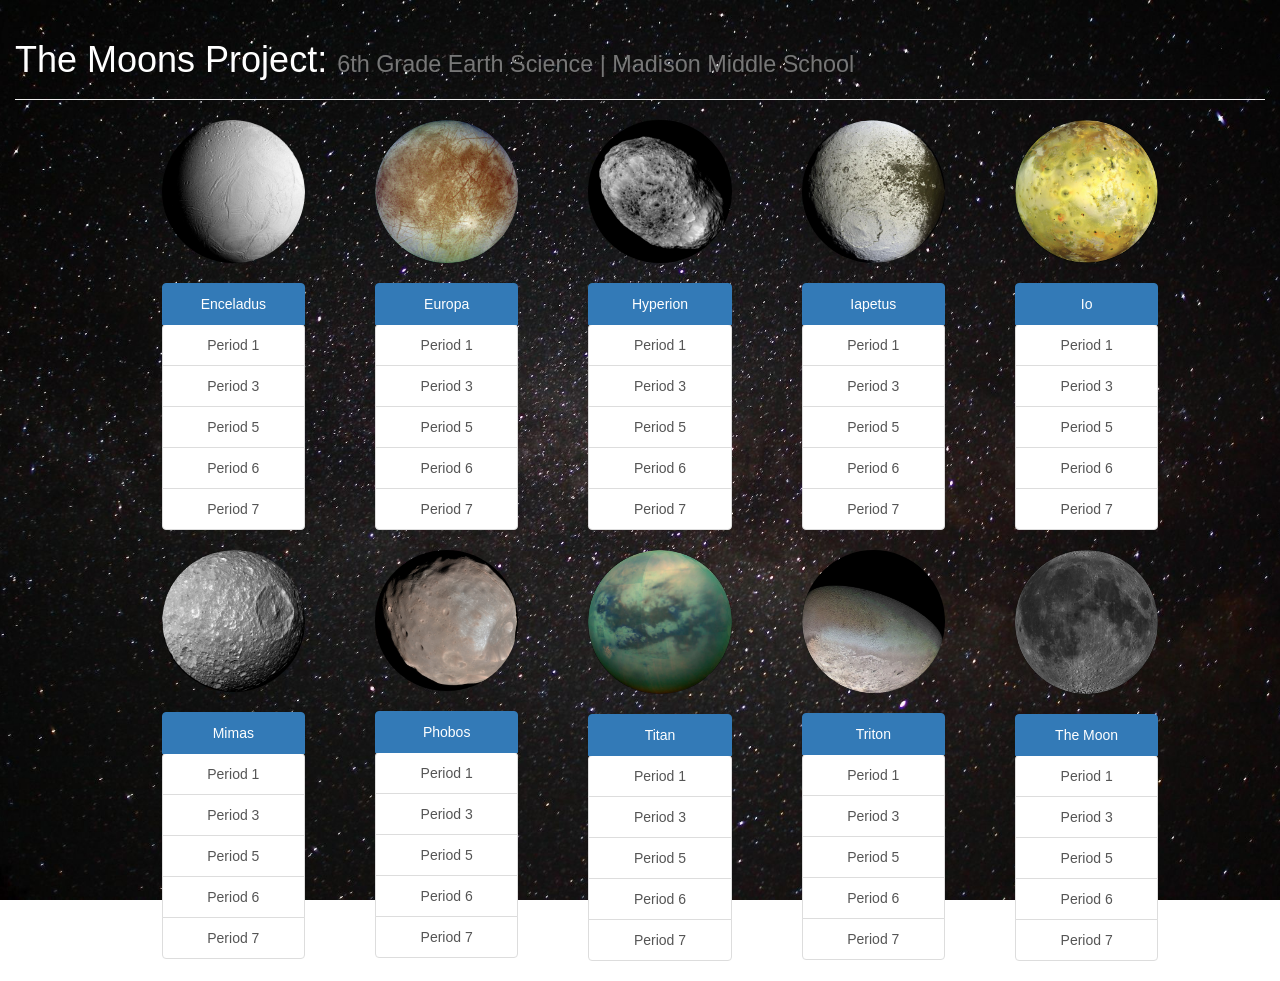
<file: index.html>
<!DOCTYPE html>
<html class="full" lang="en">
<head>
	<meta charset="utf-8">
	<meta content="IE=edge" http-equiv="X-UA-Compatible">
	<meta content="width=device-width, initial-scale=1" name="viewport">
	<title>The Moons Project</title>
	<meta content="Information about the moons of our solar system." name="description">
	<meta content="Mr. Porter's 6th Grade Science Class" name="author">
	<link href="css/bootstrap.min.css" rel="stylesheet">
	<link href="css/style.css" rel="stylesheet">
</head>
<body class="full">
	<div class="container-fluid">
		<div class="row">
			<div class="col-md-12">
				<div class="page-header">
					<h1>The Moons Project: <small>6th Grade Earth Science | Madison Middle School</small></h1>
				</div>
			</div>
		</div>
    <!-- This is the row. -->
		<div class="row">
      	<div class="col-md-1"></div>
	<div class="col-md-2">
        <div class="list-group center-block">
          <ul>
            <img alt="Image of Enceladus" class="img-responsive img-circle center-block" src="images/enceladus.jpg">
          </ul>
        </div>
        <div class="list-group center-block">
          <ul>
            <li class="list-group-item active">Enceladus</li>
            <li style="list-style: none; display: inline">
              <a class="list-group-item list-group-item-action" href="https://mms-earth-science.github.io/the-moons-project/enceladus1.html">Period 1</a>
              <a class="list-group-item list-group-item-action" href="https://mms-earth-science.github.io/the-moons-project/enceladus3.html">Period 3</a>
              <a class="list-group-item list-group-item-action" href="https://mms-earth-science.github.io/the-moons-project/enceladus5.html">Period 5</a>
              <a class="list-group-item list-group-item-action" href="https://mms-earth-science.github.io/the-moons-project/enceladus6.html">Period 6</a>
              <a class="list-group-item list-group-item-action" href="https://mms-earth-science.github.io/the-moons-project/enceladus7.html">Period 7</a>
            </li>
          </ul>
        </div>
      </div>
      <div class="col-md-2">
        <div class="list-group">
          <ul>
            <img alt="Image of Europa" class="img-responsive img-circle center-block" src="images/europa.jpg">
          </ul>
        </div>
        <div class="list-group">
          <ul>
            <li class="list-group-item active">Europa</li>
            <li style="list-style: none; display: inline">
              <a class="list-group-item list-group-item-action" href="https://mms-earth-science.github.io/the-moons-project/europa1.html">Period 1</a>
              <a class="list-group-item list-group-item-action" href="https://mms-earth-science.github.io/the-moons-project/europa3.html">Period 3</a>
              <a class="list-group-item list-group-item-action" href="https://mms-earth-science.github.io/the-moons-project/europa5.html">Period 5</a>
              <a class="list-group-item list-group-item-action" href="https://mms-earth-science.github.io/the-moons-project/europa6.html">Period 6</a>
              <a class="list-group-item list-group-item-action" href="https://mms-earth-science.github.io/the-moons-project/europa7.html">Period 7</a>
            </li>
          </ul>
        </div>
      </div>
      <div class="col-md-2">
        <div class="list-group">
          <ul>
            <img alt="Image of Hyperion" class="img-responsive img-circle center-block" src="images/hyperion.jpg">
          </ul>
        </div>
        <div class="list-group">
          <ul>
            <li class="list-group-item active">Hyperion</li>
            <li style="list-style: none; display: inline">
              <a class="list-group-item list-group-item-action" href="https://mms-earth-science.github.io/the-moons-project/hyperion1.html">Period 1</a>
              <a class="list-group-item list-group-item-action" href="https://mms-earth-science.github.io/the-moons-project/hyperion3.html">Period 3</a>
              <a class="list-group-item list-group-item-action" href="https://mms-earth-science.github.io/the-moons-project/hyperion5.html">Period 5</a>
              <a class="list-group-item list-group-item-action" href="https://mms-earth-science.github.io/the-moons-project/hyperion6.html">Period 6</a>
              <a class="list-group-item list-group-item-action" href="https://mms-earth-science.github.io/the-moons-project/hyperion7.html">Period 7</a>
            </li>
          </ul>
        </div>
      </div>
	<div class="col-md-2">
				<div class="list-group">
					<ul>
						<img alt="Image of Iapetus" class="img-responsive img-circle center-block" src="images/iapetus.jpg">
          </ul>
        </div>
        <div class="list-group">
          <ul>
		<li class="list-group-item active">Iapetus</li>
		<li style="list-style: none; display: inline">
			<a class="list-group-item list-group-item-action" href="https://mms-earth-science.github.io/the-moons-project/iapetus1.html">Period 1</a>
			<a class="list-group-item list-group-item-action" href="https://mms-earth-science.github.io/the-moons-project/iapetus3.html">Period 3</a>
			<a class="list-group-item list-group-item-action" href="https://mms-earth-science.github.io/the-moons-project/iapetus5.html">Period 5</a>
			<a class="list-group-item list-group-item-action" href="https://mms-earth-science.github.io/the-moons-project/iapetus6.html">Period 6</a>
			<a class="list-group-item list-group-item-action" href="https://mms-earth-science.github.io/the-moons-project/iapetus7.html">Period 7</a>
		</li>
	  </ul>
	</div>
    	</div>
	<div class="col-md-2">
        <div class="list-group">
          <ul>
            <img alt="Image of Ioe" class="img-responsive img-circle center-block" src="images/io.jpg">
          </ul>
        </div>
        <div class="list-group">
          <ul>
            <li class="list-group-item active">Io</li>
            <li style="list-style: none; display: inline">
              <a class="list-group-item list-group-item-action" href="https://mms-earth-science.github.io/the-moons-project/io1.html">Period 1</a>
              <a class="list-group-item list-group-item-action" href="https://mms-earth-science.github.io/the-moons-project/io3.html">Period 3</a>
              <a class="list-group-item list-group-item-action" href="https://mms-earth-science.github.io/the-moons-project/io5.html">Period 5</a>
              <a class="list-group-item list-group-item-action" href="https://mms-earth-science.github.io/the-moons-project/io6.html">Period 6</a>
              <a class="list-group-item list-group-item-action" href="https://mms-earth-science.github.io/the-moons-project/io7.html">Period 7</a>
            </li>
          </ul>
        </div>
      </div>
	<div class="col-md-1"></div>
		</div>
    <!-- This is the end of the row. -->
    <!-- This is the row. -->
<div class="row">
      	<div class="col-md-1"></div>
	<div class="col-md-2">
        <div class="list-group">
          <ul>
            <img alt="Image of Mimas" class="img-responsive img-circle center-block" src="images/mimas.jpg">
          </ul>
        </div>
        <div class="list-group">
          <ul>
            <li class="list-group-item active">Mimas</li>
            <li style="list-style: none; display: inline">
              <a class="list-group-item list-group-item-action" href="https://mms-earth-science.github.io/the-moons-project/mimas1.html">Period 1</a>
              <a class="list-group-item list-group-item-action" href="https://mms-earth-science.github.io/the-moons-project/mimas3.html">Period 3</a>
              <a class="list-group-item list-group-item-action" href="https://mms-earth-science.github.io/the-moons-project/mimas5.html">Period 5</a>
              <a class="list-group-item list-group-item-action" href="https://mms-earth-science.github.io/the-moons-project/mimas6.html">Period 6</a>
              <a class="list-group-item list-group-item-action" href="https://mms-earth-science.github.io/the-moons-project/mimas7.html">Period 7</a>
            </li>
          </ul>
        </div>
      </div>
      <div class="col-md-2">
        <div class="list-group">
          <ul>
            <img alt="Image of Phobos" class="img-responsive img-circle center-block" src="images/phobos.jpg">
          </ul>
        </div>
        <div class="list-group">
          <ul>
            <li class="list-group-item active">Phobos</li>
            <li style="list-style: none; display: inline">
              <a class="list-group-item list-group-item-action" href="https://mms-earth-science.github.io/the-moons-project/phobos1.html">Period 1</a>
              <a class="list-group-item list-group-item-action" href="https://mms-earth-science.github.io/the-moons-project/phobos3.html">Period 3</a>
              <a class="list-group-item list-group-item-action" href="https://mms-earth-science.github.io/the-moons-project/phobos5.html">Period 5</a>
              <a class="list-group-item list-group-item-action" href="https://mms-earth-science.github.io/the-moons-project/phobos6.html">Period 6</a>
              <a class="list-group-item list-group-item-action" href="https://mms-earth-science.github.io/the-moons-project/phobos7.html">Period 7</a>
            </li>
          </ul>
        </div>
      </div>
			<div class="col-md-2">
				<div class="list-group">
					<ul>
						<img alt="Image of Titan" class="img-responsive img-circle center-block" src="images/titan.jpg">
          </ul>
        </div>
        <div class="list-group">
          <ul>
						<li class="list-group-item active">Titan</li>
						<li style="list-style: none; display: inline">
							<a class="list-group-item list-group-item-action" href="https://mms-earth-science.github.io/the-moons-project/titan1.html">Period 1</a>
							<a class="list-group-item list-group-item-action" href="https://mms-earth-science.github.io/the-moons-project/titan3.html">Period 3</a>
							<a class="list-group-item list-group-item-action" href="https://mms-earth-science.github.io/the-moons-project/titan5.html">Period 5</a>
							<a class="list-group-item list-group-item-action" href="https://mms-earth-science.github.io/the-moons-project/titan6.html">Period 6</a>
							<a class="list-group-item list-group-item-action" href="https://mms-earth-science.github.io/the-moons-project/titan7.html">Period 7</a>
						</li>
					</ul>
				</div>
    	</div>
      <div class="col-md-2">
        <div class="list-group">
          <ul>
            <img alt="Image of Triton" class="img-responsive img-circle center-block" src="images/triton.jpg">
          </ul>
        </div>
        <div class="list-group">
          <ul>
            <li class="list-group-item active">Triton</li>
            <li style="list-style: none; display: inline">
              <a class="list-group-item list-group-item-action" href="https://mms-earth-science.github.io/the-moons-project/triton1.html">Period 1</a>
              <a class="list-group-item list-group-item-action" href="https://mms-earth-science.github.io/the-moons-project/triton3.html">Period 3</a>
              <a class="list-group-item list-group-item-action" href="https://mms-earth-science.github.io/the-moons-project/triton5.html">Period 5</a>
              <a class="list-group-item list-group-item-action" href="https://mms-earth-science.github.io/the-moons-project/triton6.html">Period 6</a>
              <a class="list-group-item list-group-item-action" href="https://mms-earth-science.github.io/the-moons-project/triton7.html">Period 7</a>
            </li>
          </ul>
        </div>
      </div>
      <div class="col-md-2">
        <div class="list-group">
          <ul>
            <img alt="Image of The Moon" class="img-responsive img-circle center-block" src="images/moon.jpg">
          </ul>
        </div>
        <div class="list-group">
          <ul>
            <li class="list-group-item active">The Moon</li>
            <li style="list-style: none; display: inline">
              <a class="list-group-item list-group-item-action" href="https://mms-earth-science.github.io/the-moons-project/themoon1.html">Period 1</a>
              <a class="list-group-item list-group-item-action" href="https://mms-earth-science.github.io/the-moons-project/themoon3.html">Period 3</a>
              <a class="list-group-item list-group-item-action" href="https://mms-earth-science.github.io/the-moons-project/themoon5.html">Period 5</a>
              <a class="list-group-item list-group-item-action" href="https://mms-earth-science.github.io/the-moons-project/themoon6.html">Period 6</a>
              <a class="list-group-item list-group-item-action" href="https://mms-earth-science.github.io/the-moons-project/themoon7.html">Period 7</a>
            </li>
          </ul>
        </div>
      </div>
			<div class="col-md-1"><!-- This is a spacer--></div>
		</div>
    <!-- This is the end of the row. -->
</div>
	
	<script src="js/jquery.min.js">
	</script>
	<script src="js/bootstrap.min.js">
	</script>
	<script src="js/scripts.js">
	</script>
</body>
</html>
</file>
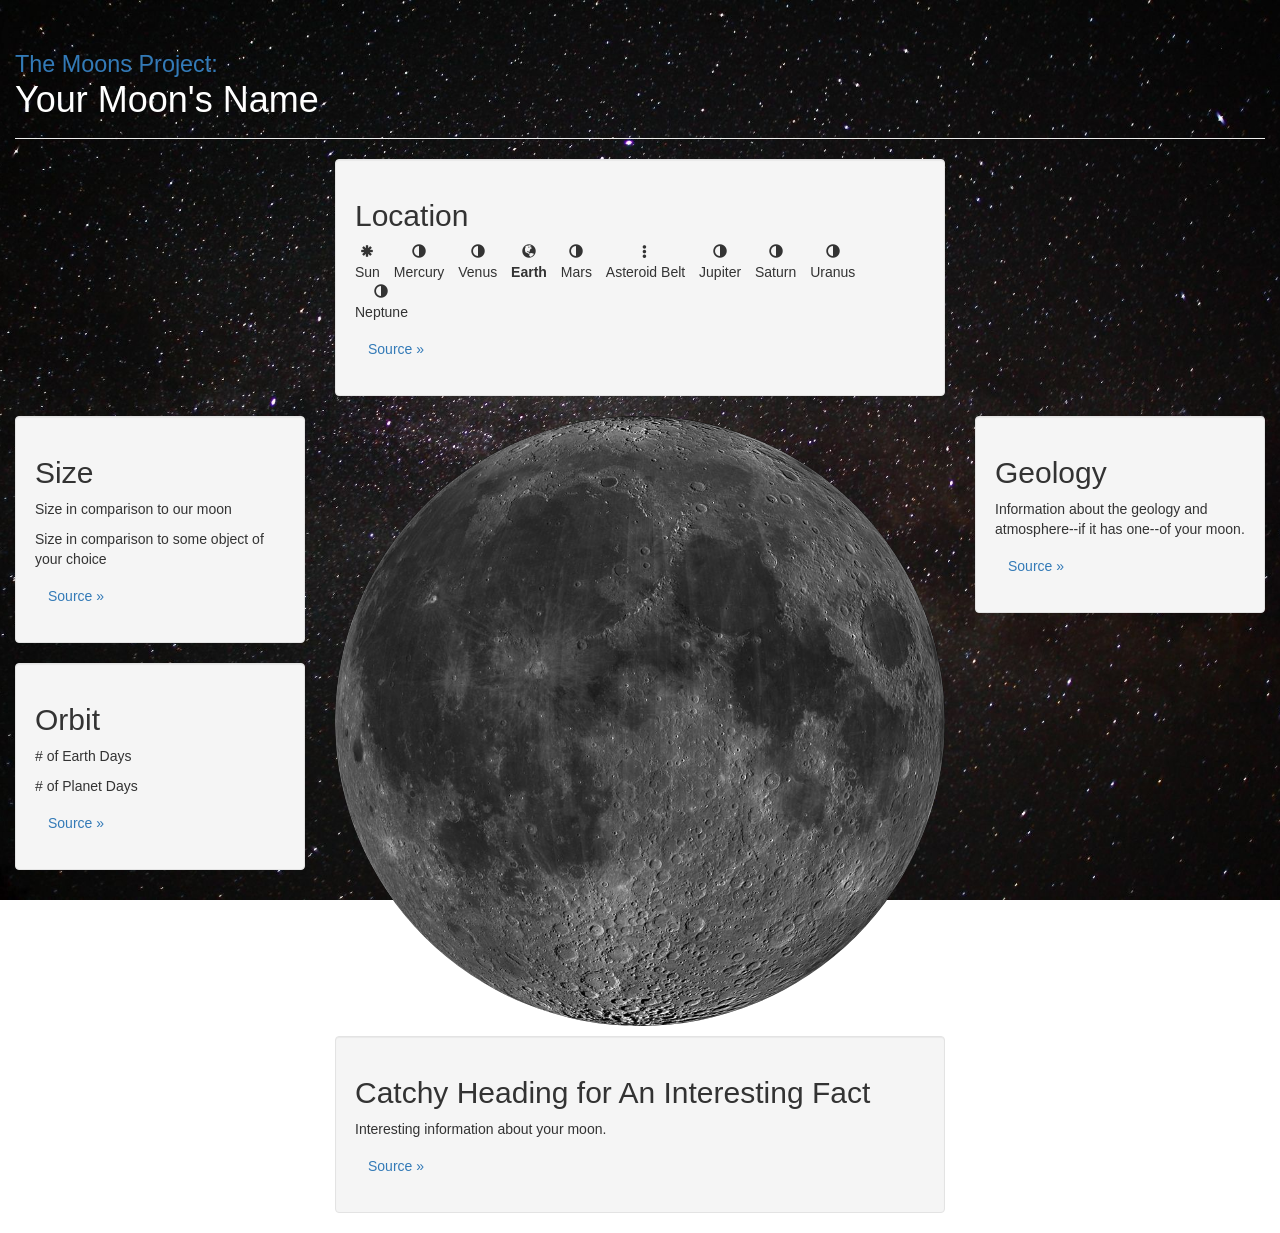
<file: enceladus1.html>
<!DOCTYPE html>
<html class="full" lang="en">
  <head>
    <meta charset="utf-8">
    <meta http-equiv="X-UA-Compatible" content="IE=edge">
    <meta name="viewport" content="width=device-width, initial-scale=1">

    <title>Your Moon's Name | The Moons Project</title> <!-- Replace the text where it says "Your Moon's Name". -->

    <meta name="description" content="Information about the moons of our solar system.">
    <meta name="author" content="Mr. Porter's 6th Grade Science Class">

    <link href="css/bootstrap.min.css" rel="stylesheet">
    <link href="css/style.css" rel="stylesheet">

  </head>
  <body  class="full">

    <div class="container-fluid">

      <div class="row">
        <div class="col-md-12">
	  <div class="page-header">
	    <h1>
              <small><a href="https://mms-earth-science.github.io/the-moons-project/index.html">The Moons Project:</a></small><br>
	      Your Moon's Name <!-- Replace this text. -->
	    </h1>
          </div>
        </div>
      </div>

  <!-- This is the beginning of the top row. -->
      <div class="row">
        <div class="col-md-3"><!-- Leave this column blank. It is acting as a spacer. --></div>
	<div class="col-md-6">
          <div class="well">
            <h2>Location</h2>
            <p>
              <ul class="list-inline">
                <li><span class="glyphicon glyphicon-asterisk" aria-hidden="true"></span><br>Sun</li>
                <li><span class="glyphicon glyphicon-adjust" aria-hidden="true"></span><br>Mercury</li>
                <li><span class="glyphicon glyphicon-adjust" aria-hidden="true"></span><br>Venus</li>
                <li><span class="glyphicon glyphicon-globe" aria-hidden="true"></span><br><strong>Earth</strong></li> <!--Move the <strong> tag to the planet your moon orbits around. -->
                <li><span class="glyphicon glyphicon-adjust" aria-hidden="true"></span><br>Mars</li>
                <li><span class="glyphicon glyphicon-option-vertical" aria-hidden="true"></span><br>Asteroid Belt</li>
                <li><span class="glyphicon glyphicon-adjust" aria-hidden="true"></span><br>Jupiter</li>
                <li><span class="glyphicon glyphicon-adjust" aria-hidden="true"></span><br>Saturn</li>
                <li><span class="glyphicon glyphicon-adjust" aria-hidden="true"></span><br>Uranus</li>
                <li><span class="glyphicon glyphicon-adjust" aria-hidden="true"></span><br>Neptune</li>
              </ul>
            </p>
  	    <p><a class="btn" href="https://solarsystem.nasa.gov/planets/solarsystem/sats">Source »</a></p>
          </div>
        </div>
      <div class="col-md-3"><!-- Leave this column blank. It is acting as a spacer. --></div>
    </div>
<!-- This is the end of the top row. -->

<!-- This is the beginning of the middle row. -->
    <div class="row">
      <div class="col-md-3">
        <div class="well">
          <h2>Size</h2>
  	  <p>
            Size in comparison to our moon <!-- Replace this text. -->
          </p>
          <p>
            Size in comparison to some object of your choice <!-- Replace this text. -->
          </p>
  	  <p><a class="btn" href="https://solarsystem.nasa.gov/planets/solarsystem/sats">Source »</a></p>
        </div>
      <div class="well">
        <h2>Orbit</h2>
        <p>
          # of Earth Days <!-- Replace this text. -->
        </p>
        <p>
          # of Planet Days <!-- Replace this text. -->
        </p>
        <p><a class="btn" href="https://solarsystem.nasa.gov/planets/solarsystem/sats">Source »</a></p>
      </div>
    </div>
    <div class="col-md-6">
      <p>
        <img alt="Image of your moons name" class="img-responsive img-circle center-block" src="images/moon.jpg"> <!-- Replace moon.jpg with <yourmoonsname>.jpg. -->
      </p>
    </div>
    <div class="col-md-3">
      <div class="well">
        <h2>
  	  Geology
  	</h2>
  	<p>
          Information about the geology and atmosphere--if it has one--of your moon. <!-- Replace this text. -->
        </p>
  	<p><a class="btn" href="https://solarsystem.nasa.gov/planets/solarsystem/sats">Source »</a></p>
      </div>
    </div>
  </div>
<!-- This is the end of the middle row. -->

<!-- This is the beginning of the bottom row. -->
  <div class="row">
    <div class="col-md-3"><!-- Leave this column blank. It is acting as a spacer. --></div>
      <div class="col-md-6">
        <div class="well">
  	  <h2>
            Catchy Heading for An Interesting Fact <!-- Replace this text. -->
  	  </h2>
  	  <p>
            Interesting information about your moon. <!-- Replace this text. -->
  	  </p>
  	  <p><a class="btn" href="https://solarsystem.nasa.gov/planets/solarsystem/sats">Source »</a></p>
        </div>
      </div>
    <div class="col-md-3"><!-- Leave this column blank. It is acting as a spacer. --></div>
  </div>
<!-- This is the end of the bottom row. -->

</div>

    <script src="js/jquery.min.js"></script>
    <script src="js/bootstrap.min.js"></script>
    <script src="js/scripts.js"></script>
  </body>
</html>
</file>
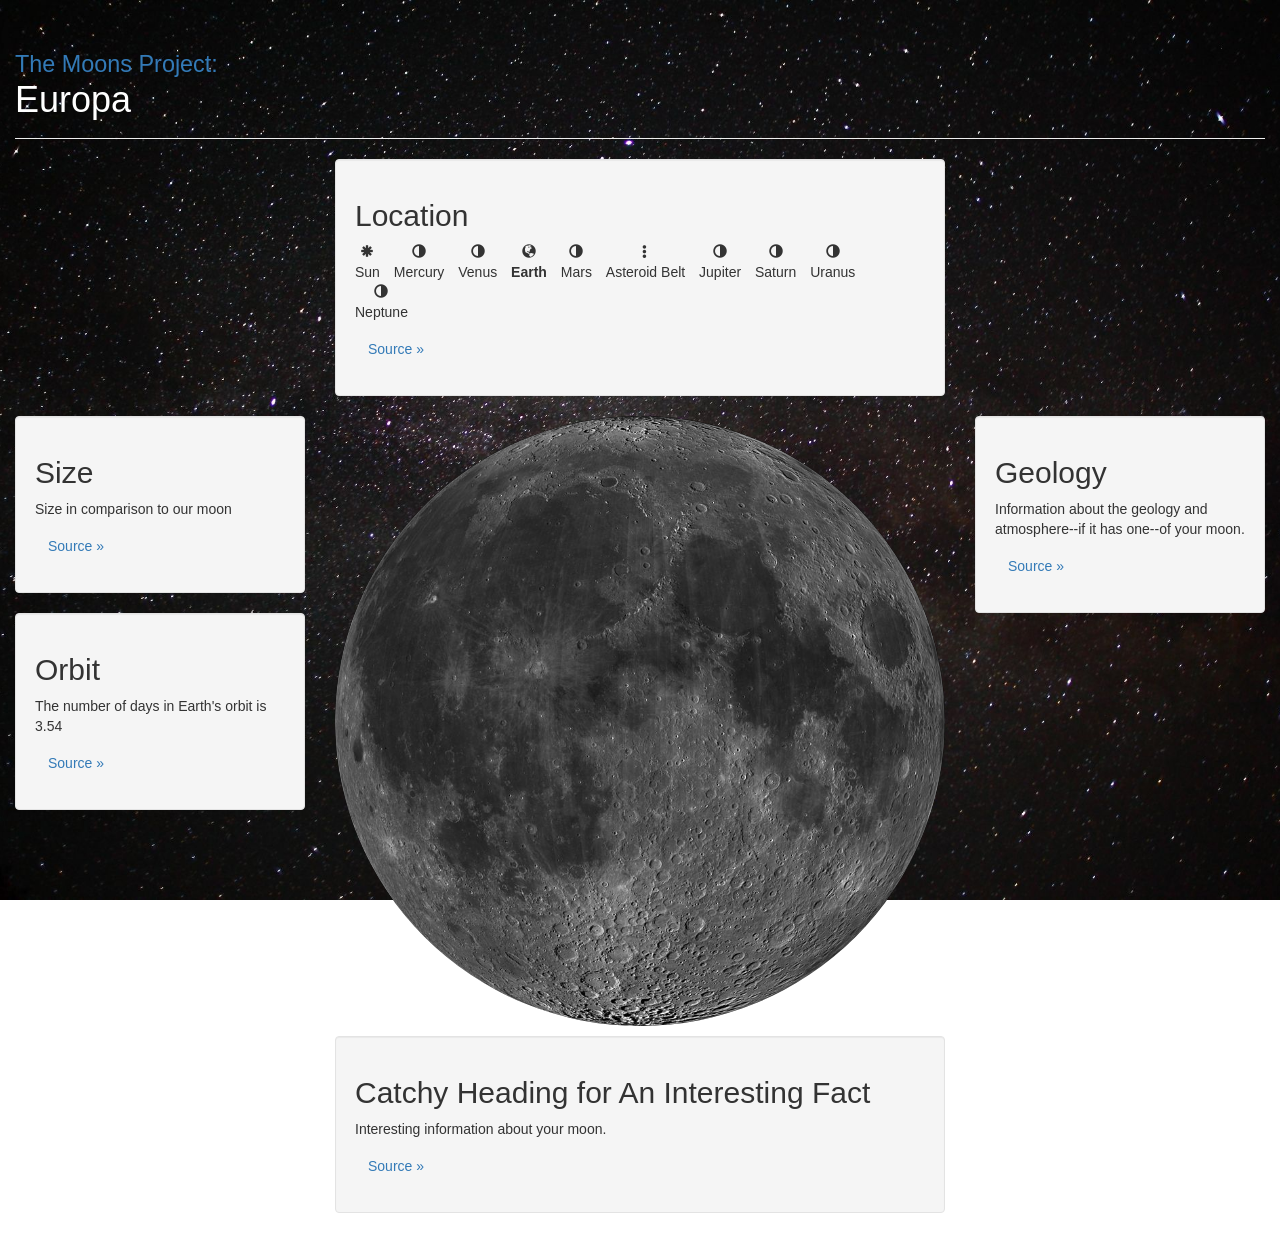
<file: europa1.html>
<!DOCTYPE html>
<html class="full" lang="en">
  <head>
    <meta charset="utf-8">
    <meta http-equiv="X-UA-Compatible" content="IE=edge">
    <meta name="viewport" content="width=device-width, initial-scale=1">

    <title>Europa | The Moons Project</title> <!-- Replace the text where it says "Your Moon's Name". -->

    <meta name=Information about Europa content="Information about the moons of our solar system.">
    <meta name=Emma Wright content="Mr. Porter's 6th Grade Science Class">

    <link href="css/bootstrap.min.css" rel="stylesheet">
    <link href="css/style.css" rel="stylesheet">

  </head>
  <body  class="full">

    <div class="container-fluid">

      <div class="row">
        <div class="col-md-12">
	  <div class="page-header">
	    <h1>
              <small><a href="https://mms-earth-science.github.io/the-moons-project/index.html">The Moons Project:</a></small><br>
	      Europa                            
	    </h1>
          </div>
        </div>
      </div>

  <!-- This is the beginning of the top row. -->
      <div class="row">
        <div class="col-md-3"><!-- Leave this column blank. It is acting as a spacer. --></div>
	<div class="col-md-6">
          <div class="well">
            <h2>Location</h2>
            <p>
              <ul class="list-inline">
                <li><span class="glyphicon glyphicon-asterisk" aria-hidden="true"></span><br>Sun</li>
                <li><span class="glyphicon glyphicon-adjust" aria-hidden="true"></span><br>Mercury</li>
                <li><span class="glyphicon glyphicon-adjust" aria-hidden="true"></span><br>Venus</li>
                <li><span class="glyphicon glyphicon-globe" aria-hidden="true"></span><br><strong>Earth</strong></li> <!--Move the <strong> tag to the planet your moon orbits around. -->
                <li><span class="glyphicon glyphicon-adjust" aria-hidden="true"></span><br>Mars</li>
                <li><span class="glyphicon glyphicon-option-vertical" aria-hidden="true"></span><br>Asteroid Belt</li>
                <li><span class="glyphicon glyphicon-adjust" aria-hidden="true"></span><br>Jupiter</li>
                <li><span class="glyphicon glyphicon-adjust" aria-hidden="true"></span><br>Saturn</li>
                <li><span class="glyphicon glyphicon-adjust" aria-hidden="true"></span><br>Uranus</li>
                <li><span class="glyphicon glyphicon-adjust" aria-hidden="true"></span><br>Neptune</li>
              </ul>
            </p>
  	    <p><a class="btn" href="https://solarsystem.nasa.gov/planets/solarsystem/sats">Source »</a></p>
          </div>
        </div>
      <div class="col-md-3"><!-- Leave this column blank. It is acting as a spacer. --></div>
    </div>
<!-- This is the end of the top row. -->

<!-- This is the beginning of the middle row. -->
    <div class="row">
      <div class="col-md-3">
        <div class="well">
          <h2>Size</h2>
  	  <p>
            Size in comparison to our moon <!-- Replace this text. -->
          </p>
          <p>
   
          </p>
  	  <p><a class="btn" href="https://solarsystem.nasa.gov/planets/solarsystem/sats">Source »</a></p>
        </div>
      <div class="well">
        <h2>Orbit</h2>
        <p>
          The number of days in Earth's orbit is 3.54 <!-- Replace this text. -->
        </p>
        <p>
            <!-- Replace this text. -->
       
        <p><a class="btn" href="https://solarsystem.nasa.gov/planets/solarsystem/sats">Source »</a></p>
      </div>
    </div>
    <div class="col-md-6">
      <p>
        <img alt="Image of your moons name" class="img-responsive img-circle center-block" src="images/moon.jpg"> <!-- Replace moon.jpg with <yourmoonsname>.jpg. -->
      </p>
    </div>
    <div class="col-md-3">
      <div class="well">
        <h2>
  	  Geology
  	</h2>
  	<p>
          Information about the geology and atmosphere--if it has one--of your moon. <!-- Replace this text. -->
        </p>
  	<p><a class="btn" href="https://solarsystem.nasa.gov/planets/solarsystem/sats">Source »</a></p>
      </div>
    </div>
  </div>
<!-- This is the end of the middle row. -->

<!-- This is the beginning of the bottom row. -->
  <div class="row">
    <div class="col-md-3"><!-- Leave this column blank. It is acting as a spacer. --></div>
      <div class="col-md-6">
        <div class="well">
  	  <h2>
            Catchy Heading for An Interesting Fact <!-- Replace this text. -->
  	  </h2>
  	  <p>
            Interesting information about your moon. <!-- Replace this text. -->
  	  </p>
  	  <p><a class="btn" href="https://solarsystem.nasa.gov/planets/solarsystem/sats">Source »</a></p>
        </div>
      </div>
    <div class="col-md-3"><!-- Leave this column blank. It is acting as a spacer. --></div>
  </div>
<!-- This is the end of the bottom row. -->

</div>

    <script src="js/jquery.min.js"></script>
    <script src="js/bootstrap.min.js"></script>
    <script src="js/scripts.js"></script>
  </body>
</html>
</file>
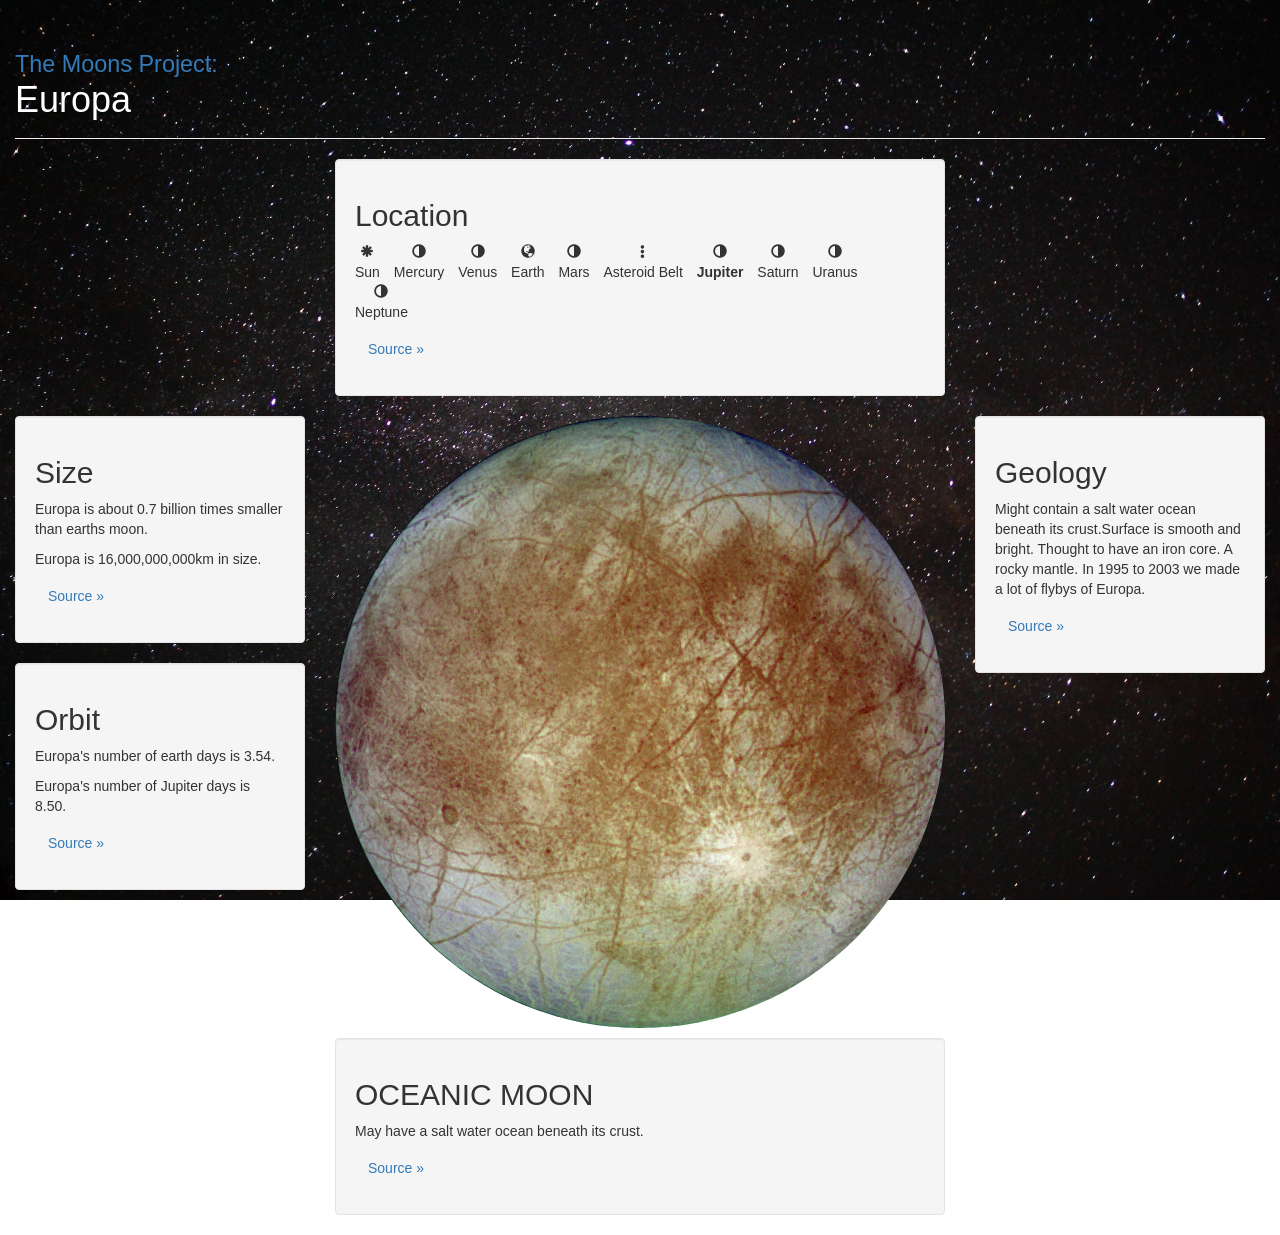
<file: europa5.html>
<!DOCTYPE html>
<html class="full" lang="en">
  <head>
    <meta charset="utf-8">
    <meta http-equiv="X-UA-Compatible" content="IE=edge">
    <meta name="viewport" content="width=device-width, initial-scale=1">

    <title>Europa | The Moons Project</title> <!-- Replace the text where it says "Your Moon's Name". -->

    <meta name="description" content="Information about the moons of our solar system.">
    <meta name="author" content="Mr. Porter's 6th Grade Science Class">

    <link href="css/bootstrap.min.css" rel="stylesheet">
    <link href="css/style.css" rel="stylesheet">

  </head>
  <body  class="full">

    <div class="container-fluid">

      <div class="row">
        <div class="col-md-12">
	  <div class="page-header">
	    <h1>
              <small><a href="https://mms-earth-science.github.io/the-moons-project/index.html">The Moons Project:</a></small><br>
	      Europa <!-- Replace this text. -->
	    </h1>
          </div>
        </div>
      </div>

  <!-- This is the beginning of the top row. -->
      <div class="row">
        <div class="col-md-3"><!-- Leave this column blank. It is acting as a spacer. --></div>
	<div class="col-md-6">
          <div class="well">
            <h2>Location</h2>
            <p>
              <ul class="list-inline">
                <li><span class="glyphicon glyphicon-asterisk" aria-hidden="true"></span><br>Sun</li>
                <li><span class="glyphicon glyphicon-adjust" aria-hidden="true"></span><br>Mercury</li>
                <li><span class="glyphicon glyphicon-adjust" aria-hidden="true"></span><br>Venus</li>
                <li><span class="glyphicon glyphicon-globe" aria-hidden="true"></span><br>Earth</li> <!--Move the <strong> tag to the planet your moon orbits around. -->
                <li><span class="glyphicon glyphicon-adjust" aria-hidden="true"></span><br>Mars</li>
                <li><span class="glyphicon glyphicon-option-vertical" aria-hidden="true"></span><br>Asteroid Belt</li>
                <li><span class="glyphicon glyphicon-adjust" aria-hidden="true"></span><br><strong>Jupiter</strong></li>
                <li><span class="glyphicon glyphicon-adjust" aria-hidden="true"></span><br>Saturn</li>
                <li><span class="glyphicon glyphicon-adjust" aria-hidden="true"></span><br>Uranus</li>
                <li><span class="glyphicon glyphicon-adjust" aria-hidden="true"></span><br>Neptune</li>
              </ul>
            </p>
  	    <p><a class="btn" href="https://solarsystem.nasa.gov/planets/solarsystem/sats">Source »</a></p>
          </div>
        </div>
      <div class="col-md-3"><!-- Leave this column blank. It is acting as a spacer. --></div>
    </div>
<!-- This is the end of the top row. -->

<!-- This is the beginning of the middle row. -->
    <div class="row">
      <div class="col-md-3">
        <div class="well">
          <h2>Size</h2>
  	  <p>
            Europa is about 0.7 billion times smaller than earths moon. <!-- Replace this text. -->
          </p>
          <p>
            Europa is 16,000,000,000km in size.<!-- Replace this text. -->
          </p>
  	  <p><a class="btn" href="https://solarsystem.nasa.gov/planets/solarsystem/sats">Source »</a></p>
        </div>
      <div class="well">
        <h2>Orbit</h2>
        <p>
          Europa's number of earth days is 3.54. <!-- Replace this text. -->
        </p>
        <p>
		Europa's number of Jupiter days is 8.50.<!-- Replace this text. -->
        </p>
        <p><a class="btn" href="https://solarsystem.nasa.gov/planets/solarsystem/sats">Source »</a></p>
      </div>
    </div>
    <div class="col-md-6">
      <p>
        <img alt="Image of Europa" class="img-responsive img-circle center-block" src="images/europa.jpg"> <!-- Replace moon.jpg with <yourmoonsname>.jpg. -->
      </p>
    </div>
    <div class="col-md-3">
      <div class="well">
        <h2>
  	  Geology
  	</h2>
  	<p>
          Might contain a salt water ocean beneath its crust.Surface is smooth and bright. Thought to have an iron core. A rocky mantle. In 1995 to 2003 we made a lot of flybys of Europa. <!-- Replace this text. -->
        </p>
  	<p><a class="btn" href="https://solarsystem.nasa.gov/planets/solarsystem/sats">Source »</a></p>
      </div>
    </div>
  </div>
<!-- This is the end of the middle row. -->

<!-- This is the beginning of the bottom row. -->
  <div class="row">
    <div class="col-md-3"><!-- Leave this column blank. It is acting as a spacer. --></div>
      <div class="col-md-6">
        <div class="well">
  	  <h2>
            OCEANIC MOON <!-- Replace this text. -->
  	  </h2>
  	  <p>
	    May have a salt water ocean beneath its crust.<!-- Replace this text. -->
  	  </p>
  	  <p><a class="btn" href="https://solarsystem.nasa.gov/planets/solarsystem/sats">Source »</a></p>
        </div>
      </div>
    <div class="col-md-3"><!-- Leave this column blank. It is acting as a spacer. --></div>
  </div>
<!-- This is the end of the bottom row. -->

</div>

    <script src="js/jquery.min.js"></script>
    <script src="js/bootstrap.min.js"></script>
    <script src="js/scripts.js"></script>
  </body>
</html>
</file>
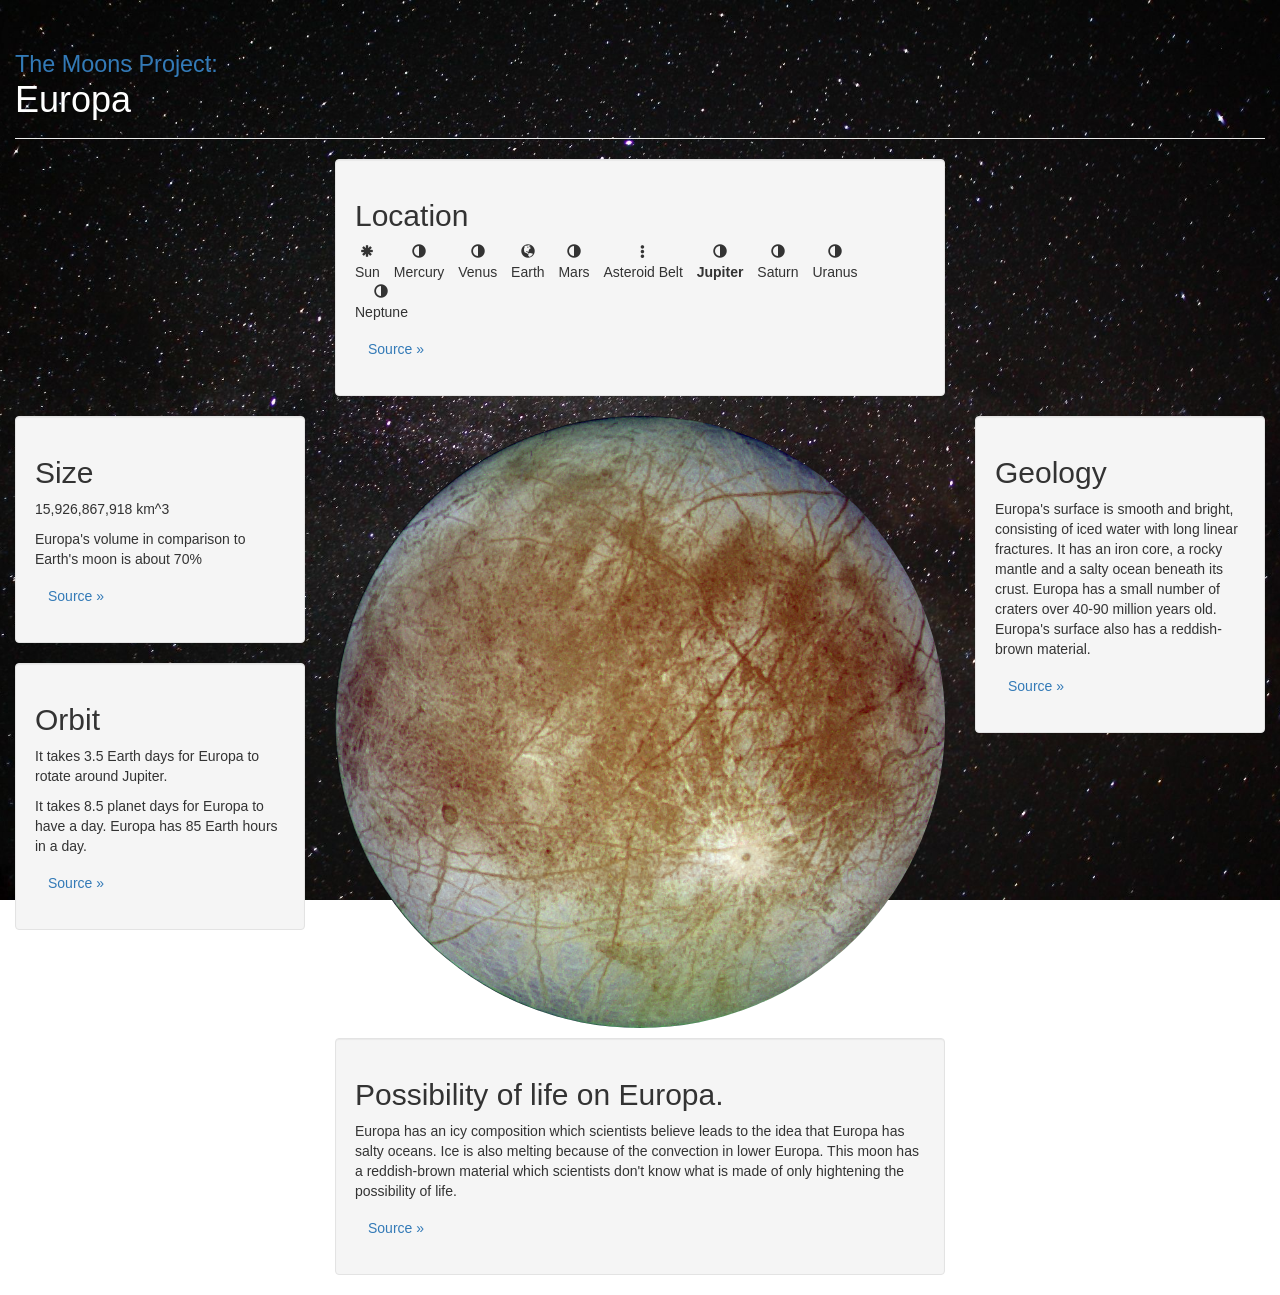
<file: europa6.html>
<!DOCTYPE html>
<html class="full" lang="en">
  <head>
    <meta charset="utf-8">
    <meta http-equiv="X-UA-Compatible" content="IE=edge">
    <meta name="viewport" content="width=device-width, initial-scale=1">

    <title> Europa|The Moons Project</title> <!-- Replace the text where it says "Your Moon's Name". -->

    <meta name="description" content="Information about the moons of our solar system.">
    <meta name="author" content="Mr. Porter's 6th Grade Science Class">

    <link href="css/bootstrap.min.css" rel="stylesheet">
    <link href="css/style.css" rel="stylesheet">

  </head>
  <body  class="full">

    <div class="container-fluid">

      <div class="row">
        <div class="col-md-12">
	  <div class="page-header">
	    <h1>
              <small><a href="https://mms-earth-science.github.io/the-moons-project/index.html">The Moons Project:</a></small><br>
	      Europa <!-- Replace this text. -->
	    </h1>
          </div>
        </div>
      </div>

  <!-- This is the beginning of the top row. -->
      <div class="row">
        <div class="col-md-3"><!-- Leave this column blank. It is acting as a spacer. --></div>
	<div class="col-md-6">
          <div class="well">
            <h2>Location</h2>
            <p>
              <ul class="list-inline">
                <li><span class="glyphicon glyphicon-asterisk" aria-hidden="true"></span><br>Sun</li>
                <li><span class="glyphicon glyphicon-adjust" aria-hidden="true"></span><br>Mercury</li>
                <li><span class="glyphicon glyphicon-adjust" aria-hidden="true"></span><br>Venus</li>
                <li><span class="glyphicon glyphicon-globe" aria-hidden="true"></span><br>Earth</li> <!--Move the <strong> tag to the planet your moon orbits around. -->
                <li><span class="glyphicon glyphicon-adjust" aria-hidden="true"></span><br>Mars</li>
                <li><span class="glyphicon glyphicon-option-vertical" aria-hidden="true"></span><br>Asteroid Belt</li>
                <li><span class="glyphicon glyphicon-adjust" aria-hidden="true"></span><br><strong>Jupiter</strong></li>
                <li><span class="glyphicon glyphicon-adjust" aria-hidden="true"></span><br>Saturn</li>
                <li><span class="glyphicon glyphicon-adjust" aria-hidden="true"></span><br>Uranus</li>
                <li><span class="glyphicon glyphicon-adjust" aria-hidden="true"></span><br>Neptune</li>
              </ul>
            </p>
  	    <p><a class="btn" href="https://solarsystem.nasa.gov/planets/solarsystem/sats">Source »</a></p>
          </div>
        </div>
      <div class="col-md-3"><!-- Leave this column blank. It is acting as a spacer. --></div>
    </div>
<!-- This is the end of the top row. -->

<!-- This is the beginning of the middle row. -->
    <div class="row">
      <div class="col-md-3">
        <div class="well">
          <h2>Size</h2>
  	  <p>
            15,926,867,918 km^3 <!-- Replace this text. -->
          </p>
          <p>
            Europa's volume in comparison to Earth's moon is about 70% <!-- Replace this text. -->
          </p>
  	  <p><a class="btn" href="https://solarsystem.nasa.gov/planets/solarsystem/sats">Source »</a></p>
        </div>
      <div class="well">
        <h2>Orbit</h2>
        <p>
          It takes 3.5 Earth days for Europa to rotate around Jupiter. <!-- Replace this text. -->
        </p>
        <p>
         It takes 8.5 planet days for Europa to have a day. Europa has 85 Earth hours in a day. <!-- Replace this text. -->
        </p>
        <p><a class="btn" href="https://solarsystem.nasa.gov/planets/solarsystem/sats">Source »</a></p>
      </div>
    </div>
    <div class="col-md-6">
      <p>
        <img alt="Europa" class="img-responsive img-circle center-block" src="images/europa.jpg"> <!-- Replace moon.jpg with <yourmoonsname>.jpg. -->
      </p>
    </div>
    <div class="col-md-3">
      <div class="well">
        <h2>
  	  Geology
  	</h2>
  	<p>
          Europa's surface is smooth and bright, consisting of iced water with long linear fractures. It has an iron core, a rocky mantle and a salty ocean beneath its crust. Europa has a small number of craters over 40-90 million years old. Europa's surface also has a reddish-brown material. <!-- Replace this text. -->
        </p>
  	<p><a class="btn" href="https://solarsystem.nasa.gov/planets/solarsystem/sats">Source »</a></p>
      </div>
    </div>
  </div>
<!-- This is the end of the middle row. -->

<!-- This is the beginning of the bottom row. -->
  <div class="row">
    <div class="col-md-3"><!-- Leave this column blank. It is acting as a spacer. --></div>
      <div class="col-md-6">
        <div class="well">
  	  <h2>
            Possibility of life on Europa. <!-- Replace this text. -->
  	  </h2>
  	  <p>
            Europa has an icy composition which scientists believe leads to the idea that Europa has salty oceans. Ice is also melting because of the convection in lower Europa. This moon has a reddish-brown material which scientists don't know what is made of only hightening the possibility of life.  <!-- Replace this text. -->
  	  </p>
  	  <p><a class="btn" href="https://solarsystem.nasa.gov/planets/solarsystem/sats">Source »</a></p>
        </div>
      </div>
    <div class="col-md-3"><!-- Leave this column blank. It is acting as a spacer. --></div>
  </div>
<!-- This is the end of the bottom row. -->

</div>

    <script src="js/jquery.min.js"></script>
    <script src="js/bootstrap.min.js"></script>
    <script src="js/scripts.js"></script>
  </body>
</html>
</file>
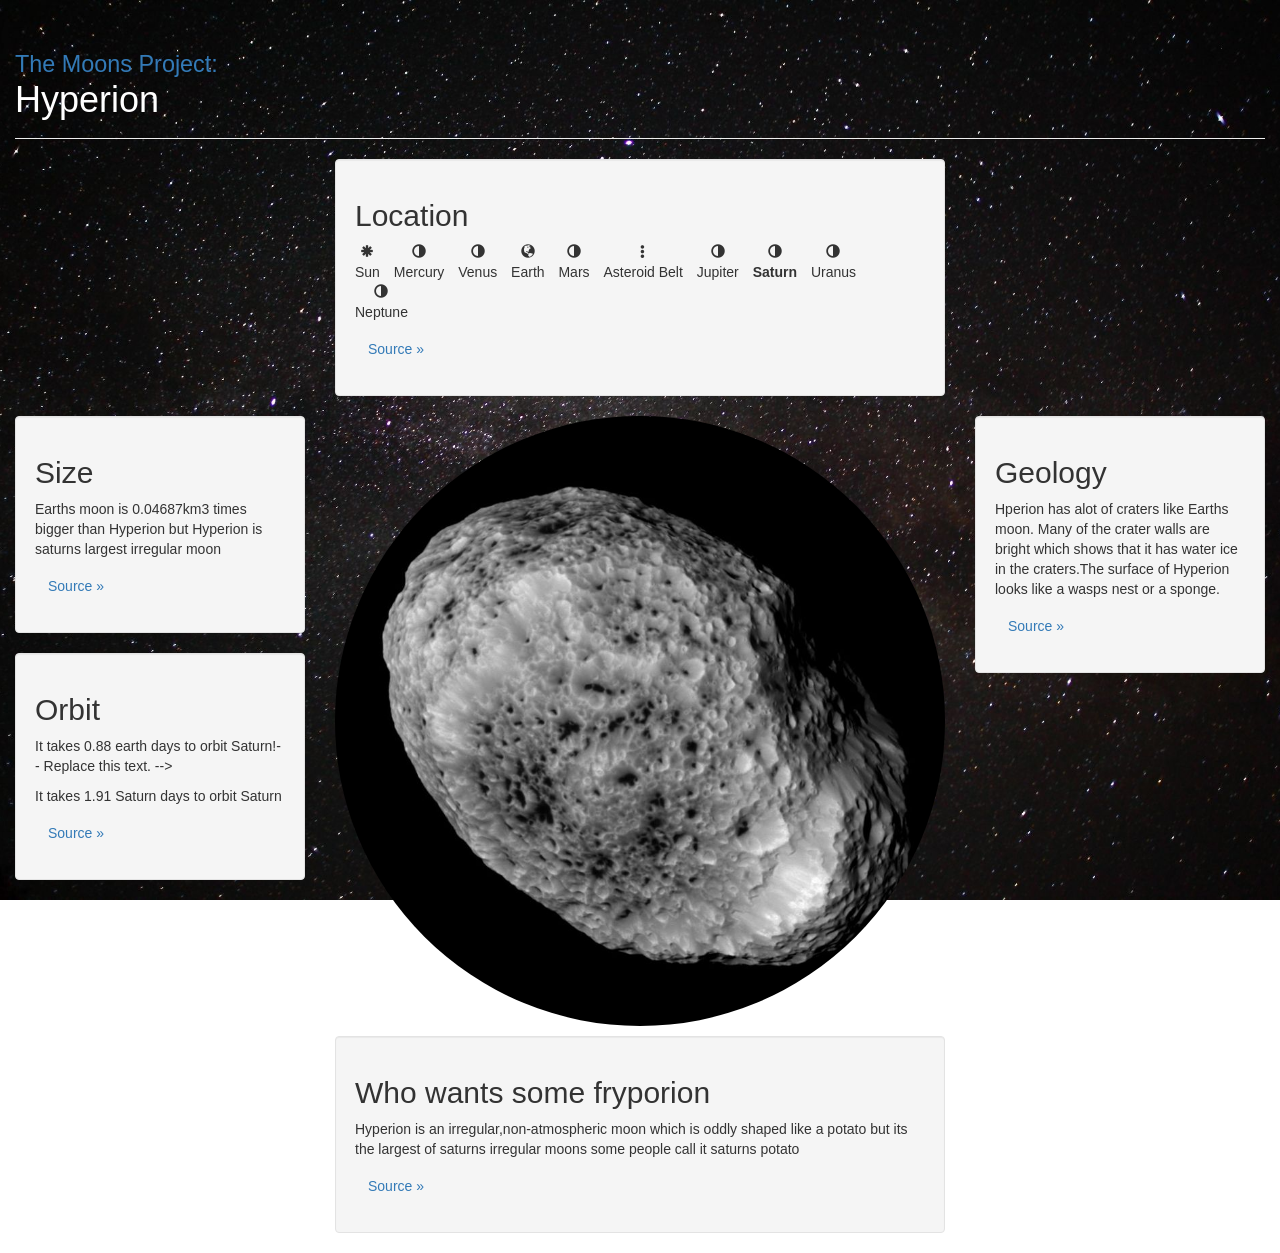
<file: hyperion3.html>
<!DOCTYPE html>
<html class="full" lang="en">
  <head>
    <meta charset="utf-8">
    <meta http-equiv="X-UA-Compatible" content="IE=edge">
    <meta name="viewport" content="width=device-width, initial-scale=1">

    <title>Hyperion | The Moons Project</title> <!-- Replace the text where it says "Your Moon's Name". -->

    <meta name="description" content="Information about the moons of our solar system.">
    <meta name="author" content="Mr. Porter's 6th Grade Science Class">

    <link href="css/bootstrap.min.css" rel="stylesheet">
    <link href="css/style.css" rel="stylesheet">

  </head>
  <body  class="full">

    <div class="container-fluid">

      <div class="row">
        <div class="col-md-12">
	  <div class="page-header">
	    <h1>
              <small><a href="https://mms-earth-science.github.io/the-moons-project/index.html">The Moons Project:</a></small><br>
	      Hyperion <!-- Replace this text. -->
	    </h1>
          </div>
        </div>
      </div>

  <!-- This is the beginning of the top row. -->
      <div class="row">
        <div class="col-md-3"><!-- Leave this column blank. It is acting as a spacer. --></div>
	<div class="col-md-6">
          <div class="well">
            <h2>Location</h2>
            <p>
              <ul class="list-inline">
                <li><span class="glyphicon glyphicon-asterisk" aria-hidden="true"></span><br>Sun</li>
                <li><span class="glyphicon glyphicon-adjust" aria-hidden="true"></span><br>Mercury</li>
                <li><span class="glyphicon glyphicon-adjust" aria-hidden="true"></span><br>Venus</li>
                <li><span class="glyphicon glyphicon-globe" aria-hidden="true"></span><br>Earth</li> <!--Move the <strong> tag to the planet your moon orbits around. -->
                <li><span class="glyphicon glyphicon-adjust" aria-hidden="true"></span><br>Mars</li>
                <li><span class="glyphicon glyphicon-option-vertical" aria-hidden="true"></span><br>Asteroid Belt</li>
                <li><span class="glyphicon glyphicon-adjust" aria-hidden="true"></span><br>Jupiter</li>
                <li><span class="glyphicon glyphicon-adjust" aria-hidden="true"></span><br><strong>Saturn</strong></li>
                <li><span class="glyphicon glyphicon-adjust" aria-hidden="true"></span><br>Uranus</li>
                <li><span class="glyphicon glyphicon-adjust" aria-hidden="true"></span><br>Neptune</li>
              </ul>
            </p>
  	    <p><a class="btn" href="https://solarsystem.nasa.gov/planets/solarsystem/sats">Source »</a></p>
          </div>
        </div>
      <div class="col-md-3"><!-- Leave this column blank. It is acting as a spacer. --></div>
    </div>
<!-- This is the end of the top row. -->

<!-- This is the beginning of the middle row. -->
    <div class="row">
      <div class="col-md-3">
        <div class="well">
          <h2>Size</h2>
  	  <p>
            Earths moon is 0.04687km3 times bigger than Hyperion but Hyperion is saturns largest irregular moon<!-- Replace this text. -->
          </p>
          <p>
             <!-- Replace this text. -->
          </p>
  	  <p><a class="btn" href="https://solarsystem.nasa.gov/planets/solarsystem/sats">Source »</a></p>
        </div>
      <div class="well">
        <h2>Orbit</h2>
        <p>
         It takes 0.88 earth days to orbit Saturn!-- Replace this text. -->
        </p>
        <p>
          It takes 1.91 Saturn days to orbit Saturn <!-- Replace this text. -->
        </p>
        <p><a class="btn" href="https://solarsystem.nasa.gov/planets/solarsystem/sats">Source »</a></p>
      </div>
    </div>
    <div class="col-md-6">
      <p>
        <img alt="Hyperion" class="img-responsive img-circle center-block" src="images/hyperion.jpg"> <!-- Replace moon.jpg with <yourmoonsname>.jpg. -->
      </p>
    </div>
    <div class="col-md-3">
      <div class="well">
        <h2>
  	  Geology
  	</h2>
  	<p>
          Hperion has alot of craters like Earths moon. Many of the crater walls are bright which shows that it has water ice in the craters.The surface of Hyperion looks like a wasps nest or a sponge. <!-- Replace this text. -->
        </p>
  	<p><a class="btn" href="https://solarsystem.nasa.gov/planets/solarsystem/sats">Source »</a></p>
      </div>
    </div>
  </div>
<!-- This is the end of the middle row. -->

<!-- This is the beginning of the bottom row. -->
  <div class="row">
    <div class="col-md-3"><!-- Leave this column blank. It is acting as a spacer. --></div>
      <div class="col-md-6">
        <div class="well">
  	  <h2>
            Who wants some fryporion<!-- Replace this text. -->
  	  </h2>
  	  <p>
            Hyperion is an irregular,non-atmospheric moon which is oddly shaped like a potato but its the largest of saturns irregular moons some people call it saturns potato <!-- Replace this text. -->
  	  </p>
  	  <p><a class="btn" href="https://solarsystem.nasa.gov/planets/solarsystem/sats">Source »</a></p>
        </div>
      </div>
    <div class="col-md-3"><!-- Leave this column blank. It is acting as a spacer. --></div>
  </div>
<!-- This is the end of the bottom row. -->

</div>

    <script src="js/jquery.min.js"></script>
    <script src="js/bootstrap.min.js"></script>
    <script src="js/scripts.js"></script>
  </body>
</html>
</file>
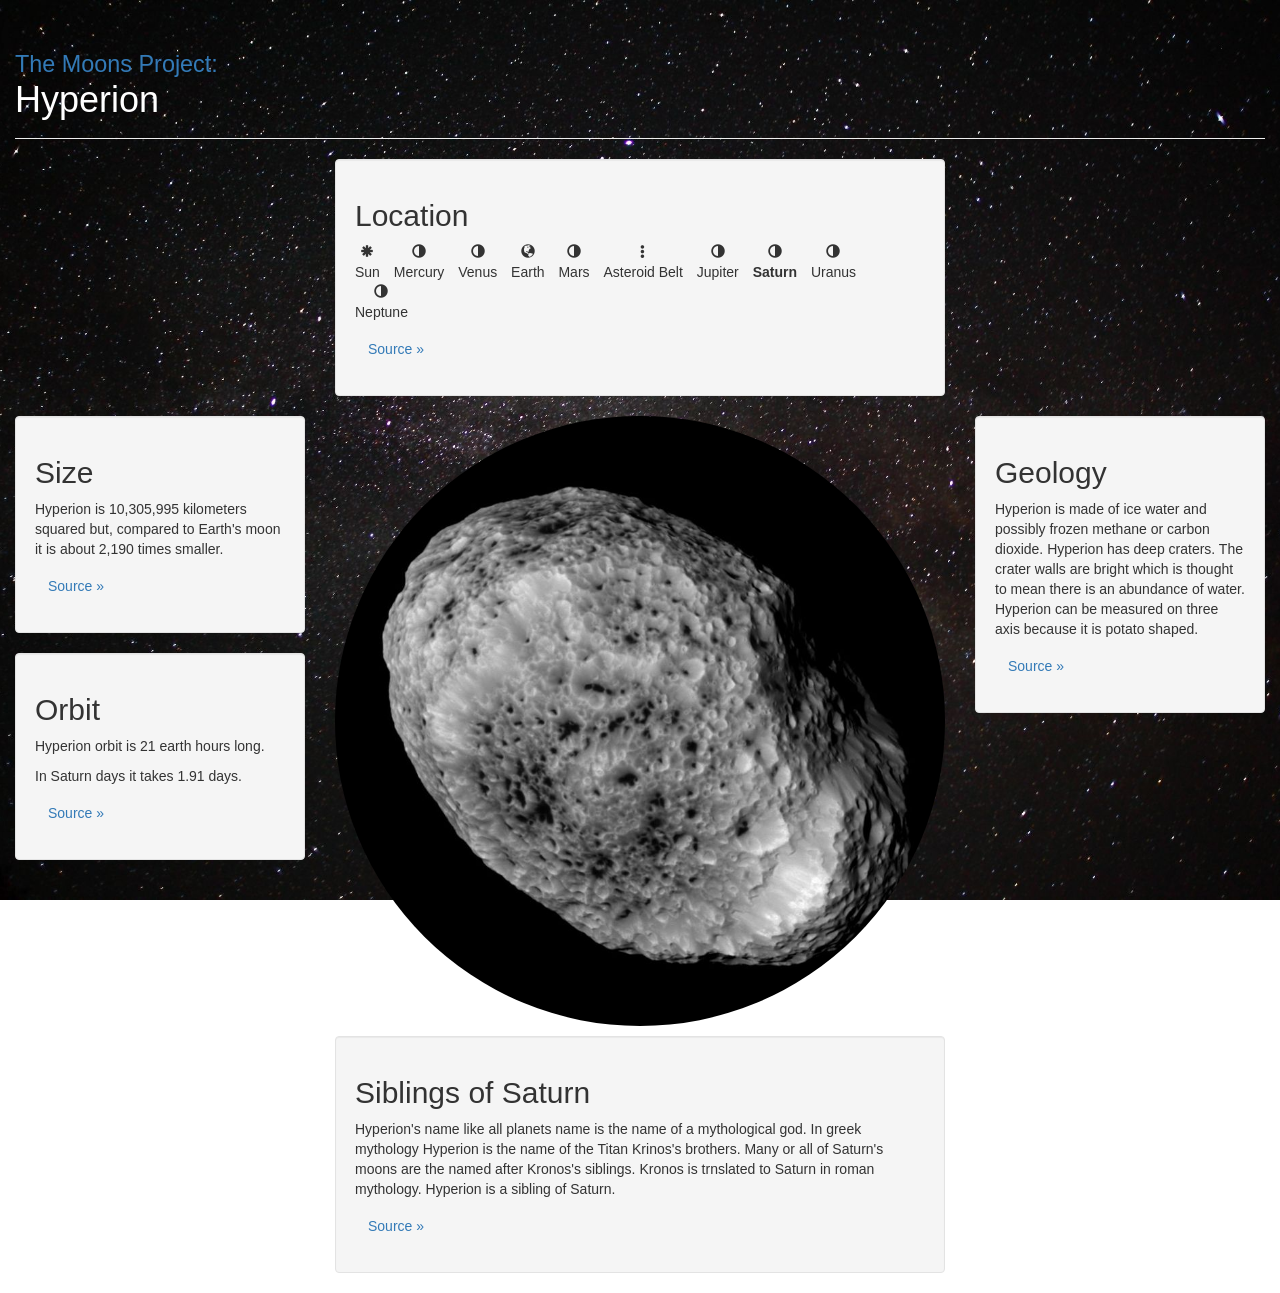
<file: hyperion5.html>
<!DOCTYPE html>
<html class="full" lang="en">
  <head>
    <meta charset="utf-8">
    <meta http-equiv="X-UA-Compatible" content="IE=edge">
    <meta name="viewport" content="width=device-width, initial-scale=1">

    <title>Hyperion| The Moons Project</title> <!-- Replace the text where it says "Your Moon's Name". -->

    <meta name="description" content="Information about the moons of our solar system.">
    <meta name="author" content="Mr. Porter's 6th Grade Science Class">

    <link href="css/bootstrap.min.css" rel="stylesheet">
    <link href="css/style.css" rel="stylesheet">

  </head>
  <body  class="full">

    <div class="container-fluid">

      <div class="row">
        <div class="col-md-12">
	  <div class="page-header">
	    <h1>
              <small><a href="https://mms-earth-science.github.io/the-moons-project/index.html">The Moons Project:</a></small><br>
	      Hyperion <!-- Replace this text. -->
	    </h1>
          </div>
        </div>
      </div>

  <!-- This is the beginning of the top row. -->
      <div class="row">
        <div class="col-md-3"><!-- Leave this column blank. It is acting as a spacer. --></div>
	<div class="col-md-6">
          <div class="well">
            <h2>Location</h2>
            <p>
              <ul class="list-inline">
                <li><span class="glyphicon glyphicon-asterisk" aria-hidden="true"></span><br>Sun</li>
                <li><span class="glyphicon glyphicon-adjust" aria-hidden="true"></span><br>Mercury</li>
                <li><span class="glyphicon glyphicon-adjust" aria-hidden="true"></span><br>Venus</li>
                <li><span class="glyphicon glyphicon-globe" aria-hidden="true"></span><br>Earth</li> <!--Move the <strong> tag to the planet your moon orbits around. -->
                <li><span class="glyphicon glyphicon-adjust" aria-hidden="true"></span><br>Mars</li>
                <li><span class="glyphicon glyphicon-option-vertical" aria-hidden="true"></span><br>Asteroid Belt</li>
                <li><span class="glyphicon glyphicon-adjust" aria-hidden="true"></span><br>Jupiter</li>
                <li><span class="glyphicon glyphicon-adjust" aria-hidden="true"></span><br><strong>Saturn</strong></li>
                <li><span class="glyphicon glyphicon-adjust" aria-hidden="true"></span><br>Uranus</li>
                <li><span class="glyphicon glyphicon-adjust" aria-hidden="true"></span><br>Neptune</li>
              </ul>
            </p>
  	    <p><a class="btn" href="https://solarsystem.nasa.gov/planets/solarsystem/sats">Source »</a></p>
          </div>
        </div>
      <div class="col-md-3"><!-- Leave this column blank. It is acting as a spacer. --></div>
    </div>
<!-- This is the end of the top row. -->

<!-- This is the beginning of the middle row. -->
    <div class="row">
      <div class="col-md-3">
        <div class="well">
          <h2>Size</h2>
  	  <p>
            Hyperion is 10,305,995 kilometers squared but, compared to Earth's moon it is about 2,190 times smaller.<!-- Replace this text. -->
          </p>
  	  <p><a class="btn" href="https://solarsystem.nasa.gov/planets/solarsystem/sats">Source »</a></p>
        </div>
      <div class="well">
        <h2>Orbit</h2>
        <p>
          Hyperion orbit is 21 earth hours long. <!-- Replace this text. -->
        </p>
        <p>
          In Saturn days it takes 1.91 days. <!-- Replace this text. -->
        </p>
        <p><a class="btn" href="https://solarsystem.nasa.gov/planets/solarsystem/sats">Source »</a></p>
      </div>
    </div>
    <div class="col-md-6">
      <p>
        <img alt="Image of Hyperion" class="img-responsive img-circle center-block" src="images/hyperion.jpg"> <!-- Replace moon.jpg with <yourmoonsname>.jpg. -->
      </p>
    </div>
    <div class="col-md-3">
      <div class="well">
        <h2>
  	 Geology 
  	</h2>
  	<p>
          Hyperion is made of ice water and possibly frozen methane or carbon dioxide. Hyperion has deep craters. The crater walls are bright which is thought to mean there is an abundance of water. Hyperion can be measured on three axis because it is potato shaped.
  	</h2> <!-- Replace this text. -->
        </p>
  	<p><a class="btn" href="https://solarsystem.nasa.gov/planets/solarsystem/sats">Source »</a></p>
      </div>
    </div>
  </div>
<!-- This is the end of the middle row. -->

<!-- This is the beginning of the bottom row. -->
  <div class="row">
    <div class="col-md-3"><!-- Leave this column blank. It is acting as a spacer. --></div>
      <div class="col-md-6">
        <div class="well">
  	  <h2>
            Siblings of Saturn <!-- Replace this text. -->
  	  </h2>
  	  <p>
            Hyperion's name like all planets name is the name of a mythological god. In greek mythology Hyperion is the name of the Titan Krinos's brothers. Many or all of Saturn's moons are the named after Kronos's siblings. Kronos is trnslated to Saturn in roman mythology. Hyperion is a sibling of Saturn.<!-- Replace this text. -->
  	  </p>
  	  <p><a class="btn" href="https://solarsystem.nasa.gov/planets/solarsystem/sats">Source »</a></p>
        </div>
      </div>
    <div class="col-md-3"><!-- Leave this column blank. It is acting as a spacer. --></div>
  </div>
<!-- This is the end of the bottom row. -->

</div>

    <script src="js/jquery.min.js"></script>
    <script src="js/bootstrap.min.js"></script>
    <script src="js/scripts.js"></script>
  </body>
</html>
</file>
<file: css/style.css>
.full {
    background: url('../images/milkyway.jpg') no-repeat center center fixed;
    -webkit-background-size: cover;
    -moz-background-size: cover;
    background-size: cover;
    -o-background-size: cover;
}

h1 {
    color: white;
}

li {
  text-align: center;
}
</file>
